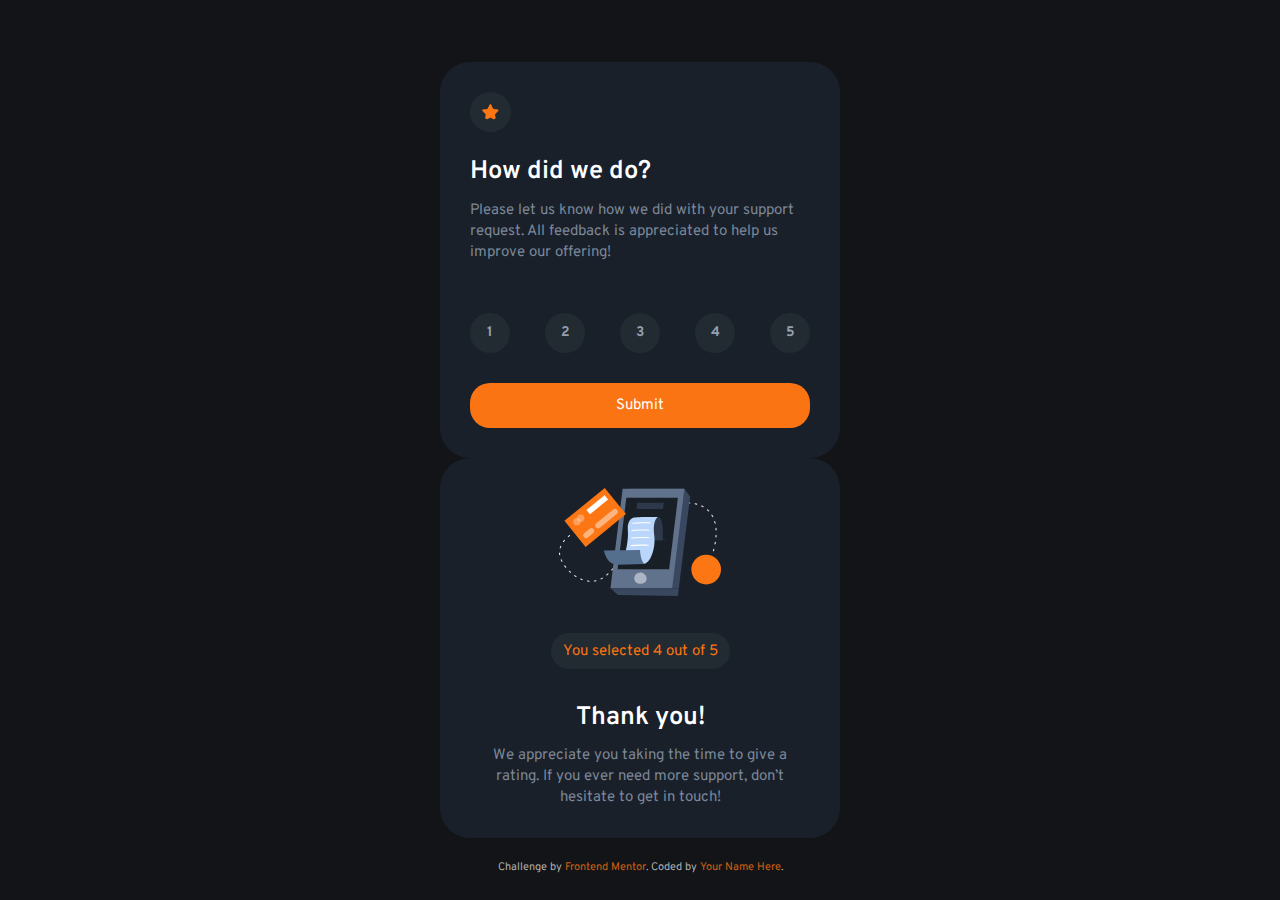
<file: index.html>
<!DOCTYPE html>
<html lang="en">
<head>
  <meta charset="UTF-8">
  <meta name="viewport" content="width=device-width, initial-scale=1.0"> <!-- displays site properly based on user's device -->

  <link rel="icon" type="image/png" sizes="32x32" href="./images/favicon-32x32.png">
  <link rel="stylesheet" href="/styles/styles.css">

  <title>Frontend Mentor | Interactive rating component</title>

  <!-- Feel free to remove these styles or customise in your own stylesheet 👍 -->
  <style>
    .attribution { font-size: 11px; text-align: center; }
  </style>
</head>
<body>

  <div class="container mainPage">
    <div class="content">
      <div class="star"><img src="/images/icon-star.svg" alt="star"></div>
      <h4 class="question">How did we do?</h4>
      <p class="light-txt">Please let us know how we did with your support request. All feedback is appreciated to help us improve our offering!</p>
      <div class="rating">
        <a href="#" id="n1" class="number">1</a>
        <a href="#" id="n2" class="number">2</a>
        <a href="#" id="n3" class="number">3</a>
        <a href="#" id="n4" class="number">4</a>
        <a href="#" id="n5" class="number">5</a>
      </div>
      <a id="btn" class="btn" href="#">Submit</a>
    </div>
  </div>


  <div class="container thanksPage hide">
    <div class="content center-content">
      <div class="img"><img src="/images/illustration-thank-you.svg" alt=""></div>
      <a id="msg" class="msg">You selected 4 out of 5</a>
      <h4 class="question center-txt">Thank you!</h4>
      <p class="light-txt center-txt"> We appreciate you taking the time to give a rating. If you ever need more support, don’t hesitate to get in touch!
      </p>
    </div>
  </div>






  <div class="attribution">
    Challenge by <a href="https://www.frontendmentor.io?ref=challenge" target="_blank">Frontend Mentor</a>.
    Coded by <a href="#">Your Name Here</a>.
  </div>
  <script src="/app.js"></script>
</body>
</html>
</file>
<file: styles/styles.css>
@import url("https://fonts.googleapis.com/css2?family=Overpass:wght@400;500;600;700&display=swap");
* {
  margin: 0;
  padding: 0;
  -webkit-box-sizing: border-box;
          box-sizing: border-box;
}

* body {
  font-family: "Overpass", sans-serif;
  font-size: 15px;
  background-color: #121417;
  display: -webkit-box;
  display: -ms-flexbox;
  display: flex;
  -webkit-box-orient: vertical;
  -webkit-box-direction: normal;
      -ms-flex-direction: column;
          flex-direction: column;
  -webkit-box-pack: center;
      -ms-flex-pack: center;
          justify-content: center;
  -webkit-box-align: center;
      -ms-flex-align: center;
          align-items: center;
  height: 100vh;
  line-height: 1.4;
}

* body .hide {
  display: none;
}

* body .container {
  background-color: #19202a;
  max-width: 400px;
  border-radius: 30px;
  display: -webkit-box;
  display: -ms-flexbox;
  display: flex;
  -webkit-box-orient: vertical;
  -webkit-box-direction: normal;
      -ms-flex-direction: column;
          flex-direction: column;
}

* body .container .center-content {
  padding: 2em;
  display: -webkit-box;
  display: -ms-flexbox;
  display: flex;
  -webkit-box-orient: vertical;
  -webkit-box-direction: normal;
      -ms-flex-direction: column;
          flex-direction: column;
  -webkit-box-pack: center;
      -ms-flex-pack: center;
          justify-content: center;
  -webkit-box-align: center;
      -ms-flex-align: center;
          align-items: center;
}

* body .container .content {
  padding: 2em;
}

* body .container .content .star img {
  background-color: #263037b7;
  padding: 0.8em;
  border-radius: 50%;
}

* body .container .content .center-txt {
  text-align: center;
}

* body .container .content .msg {
  color: #fb7413;
  background-color: #263037b7;
  text-align: center;
  padding: 0.5em 0.8em;
  border-radius: 20px;
  margin-bottom: 1em;
}

* body .container .content .msg:hover,
* body .container .content .msg:focus {
  cursor: default;
  color: #fb7413;
  background-color: #263037b7;
}

* body .container .content .question {
  font-family: inherit;
  font-size: 1.7em;
  color: white;
  font-weight: 600;
  margin: 0.6em 0 0.4em 0;
}

* body .container .content .light-txt {
  color: #7c8798;
}

* body .container .content .rating {
  margin: 1.5em 0 1em 0;
  display: -webkit-box;
  display: -ms-flexbox;
  display: flex;
  -webkit-box-pack: justify;
      -ms-flex-pack: justify;
          justify-content: space-between;
  -webkit-box-align: center;
      -ms-flex-align: center;
          align-items: center;
}

* body .container .content .rating .number:hover {
  background-color: #fb7413;
  color: white;
}

* body .container .content .rating .selected {
  background-color: #959eac !important;
  color: white !important;
}

* body .container .content .rating .number {
  background-color: #263037b7;
  border-radius: 50%;
  text-align: center;
  width: 40px;
  height: 40px;
  display: block;
  line-height: 40px;
  color: #959eac;
  font-size: 14px;
  font-weight: 700;
}

* body .container .content .btn {
  color: white;
  background-color: #fb7413;
  padding: 0.8em 2em;
  display: -webkit-box;
  display: -ms-flexbox;
  display: flex;
  -webkit-box-pack: center;
      -ms-flex-pack: center;
          justify-content: center;
  -webkit-box-align: center;
      -ms-flex-align: center;
          align-items: center;
  border-radius: 20px;
}

* body .container .content a {
  margin-top: 2em;
  cursor: pointer;
  text-decoration: none;
}

* body .container .content a:hover, * body .container .content a:focus {
  background-color: white;
  color: #fb7413;
  -webkit-transition-duration: 0.4s;
          transition-duration: 0.4s;
}

.attribution {
  position: absolute;
  bottom: 0;
  width: 100%;
  height: 2.5rem;
  color: rgba(216, 216, 216, 0.815);
}

.attribution a {
  text-decoration: none;
  color: #fb7413;
  opacity: 0.8;
}
/*# sourceMappingURL=styles.css.map */
</file>
